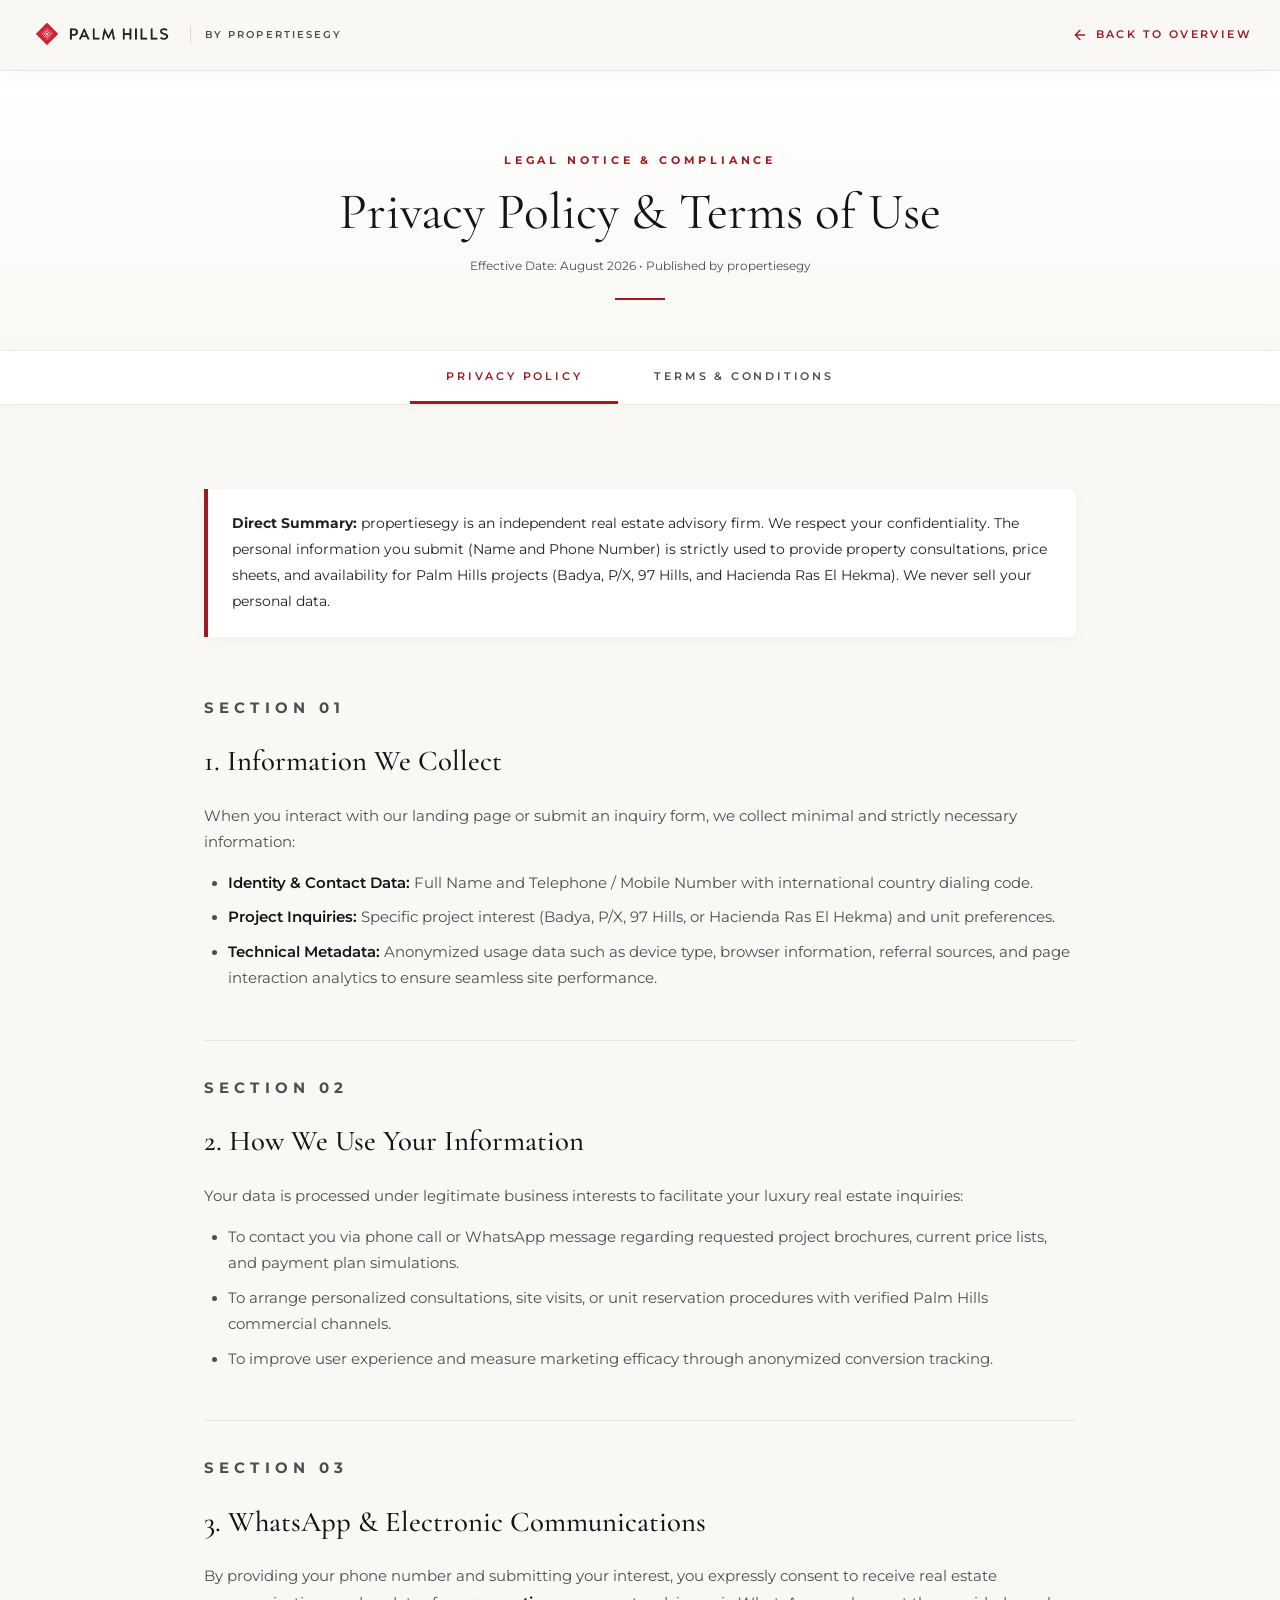
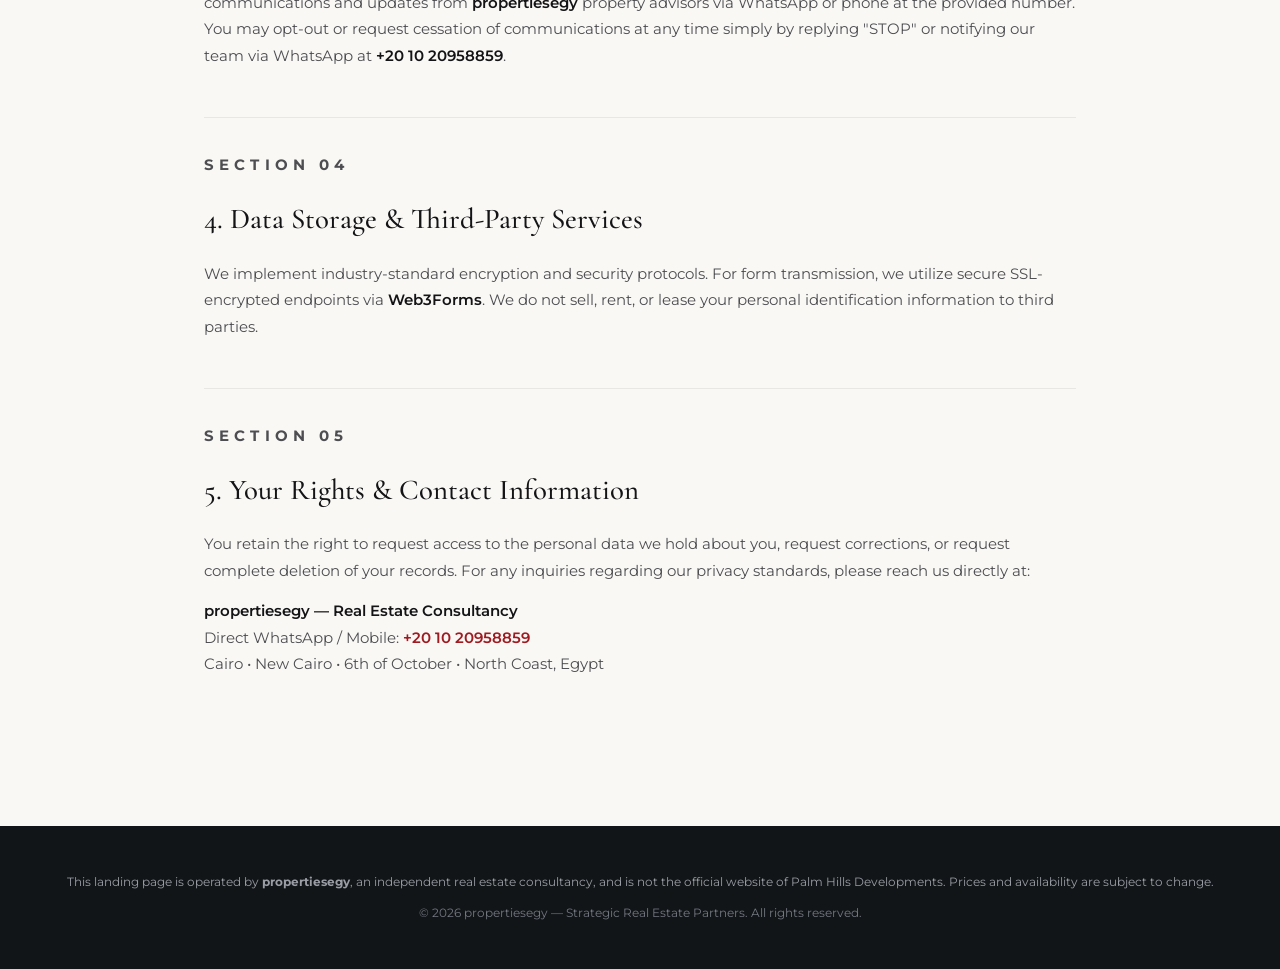
<file: legal.html>
<!DOCTYPE html>
<html lang="en">
<head>
  <meta charset="UTF-8" />
  <meta name="viewport" content="width=device-width, initial-scale=1.0" />
  <title>Terms &amp; Conditions | Privacy Policy — propertiesegy</title>
  <meta name="author" content="propertiesegy" />
  <meta name="description" content="Terms and Conditions and Privacy Policy for propertiesegy — Palm Hills Developments real estate consultancy landing page." />
  <link rel="icon" href="assets/images/favicon.svg" type="image/svg+xml" />

  <!-- Google Fonts -->
  <link rel="preconnect" href="https://fonts.googleapis.com" />
  <link rel="preconnect" href="https://fonts.gstatic.com" crossorigin="anonymous" />
  <link href="https://fonts.googleapis.com/css2?family=Cormorant+Garamond:ital,wght@0,300;0,400;0,600;1,400&family=Montserrat:wght@300;400;500;600;700&display=swap" rel="stylesheet" />

  <!-- Google tag (gtag.js) -->
  <script async src="https://www.googletagmanager.com/gtag/js?id=AW-299139259"></script>
  <script>
    window.dataLayer = window.dataLayer || [];
    function gtag(){dataLayer.push(arguments);}
    gtag('js', new Date());
    gtag('config', 'AW-299139259');
  </script>

  <style>
    :root {
      --bg:          #FAF8F5;
      --surface:     #FFFFFF;
      --card:        #FFFFFF;
      --crimson:     #9E1B21;
      --crimson-dim: #7D151A;
      --gold:        #C5A880;
      --gold-dim:    #A3835B;
      --border:      rgba(158, 27, 33, 0.15);
      --border-subtle: rgba(0, 0, 0, 0.07);
      --fg:          #141416;
      --muted:       #4E4E52;
      --max-w:       920px;
    }
    *, *::before, *::after { box-sizing: border-box; margin: 0; padding: 0; }
    html { scroll-behavior: smooth; }
    body {
      font-family: 'Montserrat', system-ui, sans-serif;
      background: var(--bg);
      color: var(--fg);
      line-height: 1.8;
      font-weight: 400;
      -webkit-font-smoothing: antialiased;
    }
    a { color: inherit; text-decoration: none; }
    img { display: block; max-width: 100%; }

    /* TOP BAR */
    .top-bar {
      position: sticky; top: 0; z-index: 100;
      background: rgba(250, 248, 245, 0.96);
      backdrop-filter: blur(16px);
      border-bottom: 1px solid var(--border-subtle);
      padding: 16px 28px;
      display: flex; align-items: center; justify-content: space-between;
      box-shadow: 0 4px 20px rgba(0,0,0,0.03);
    }
    .brand-wrap {
      display: flex; align-items: center; gap: 14px;
    }
    .brand-logo { height: 38px; width: auto; }
    .brand-badge {
      font-size: 0.65rem;
      letter-spacing: 0.2em;
      text-transform: uppercase;
      font-weight: 600;
      color: var(--muted);
      border-left: 1px solid var(--border);
      padding-left: 14px;
    }
    .back-link {
      display: inline-flex; align-items: center; gap: 8px;
      font-size: .68rem; letter-spacing: .22em; text-transform: uppercase;
      color: var(--crimson); font-weight: 600;
      transition: gap .25s ease, color .25s ease;
    }
    .back-link:hover { gap: 12px; color: var(--fg); }
    .back-link svg { width: 16px; height: 16px; }

    /* HERO STRIP */
    .legal-hero {
      background: linear-gradient(180deg, #FFFFFF 0%, var(--bg) 100%);
      padding: 80px 24px 50px;
      text-align: center;
      border-bottom: 1px solid var(--border-subtle);
    }
    .legal-hero-eyebrow {
      font-size: .68rem; letter-spacing: .35em; text-transform: uppercase;
      color: var(--crimson); font-weight: 700;
    }
    .legal-hero h1 {
      font-family: 'Cormorant Garamond', Georgia, serif;
      font-size: clamp(2.2rem, 4vw, 3.4rem);
      font-weight: 400; margin-top: 12px; line-height: 1.15;
      color: var(--fg);
    }
    .legal-hero .updated {
      margin-top: 14px; font-size: .78rem; color: var(--muted);
    }
    .crimson-line { width: 50px; height: 2px; background: var(--crimson); margin: 20px auto 0; }

    /* TAB NAVIGATION */
    .tab-nav {
      display: flex; justify-content: center; gap: 0;
      border-bottom: 1px solid var(--border-subtle);
      background: var(--surface);
      position: sticky; top: 70px; z-index: 50;
      box-shadow: 0 4px 15px rgba(0,0,0,0.02);
    }
    .tab-btn {
      padding: 18px 36px;
      font-family: 'Montserrat', sans-serif;
      font-size: .7rem; letter-spacing: .25em; text-transform: uppercase;
      font-weight: 600; color: var(--muted); cursor: pointer;
      background: transparent; border: none;
      border-bottom: 3px solid transparent;
      transition: color .25s, border-color .25s;
    }
    .tab-btn.active { color: var(--crimson); border-bottom-color: var(--crimson); }
    .tab-btn:hover { color: var(--fg); }

    /* CONTENT BODY */
    .legal-body {
      max-width: var(--max-w);
      margin: 0 auto;
      padding: 60px 24px 100px;
    }
    .tab-panel { display: none; }
    .tab-panel.active { display: block; animation: fadeIn .3s ease; }
    @keyframes fadeIn {
      from { opacity: 0; transform: translateY(6px); }
      to { opacity: 1; transform: translateY(0); }
    }

    .legal-section {
      padding: 34px 0;
      border-bottom: 1px solid var(--border-subtle);
    }
    .legal-section:last-child { border-bottom: none; }

    .section-num {
      font-size: .65rem; letter-spacing: .35em; text-transform: uppercase;
      color: var(--crimson); font-weight: 700; margin-bottom: 8px;
    }
    .legal-section h2 {
      font-family: 'Cormorant Garamond', Georgia, serif;
      font-size: 1.8rem; font-weight: 500;
      color: var(--fg); margin-bottom: 16px;
    }
    .legal-section p, .legal-section ul {
      color: var(--muted); font-size: .92rem; margin-bottom: 14px;
    }
    .legal-section ul { padding-left: 24px; }
    .legal-section li { margin-bottom: 8px; }
    .legal-section strong { color: var(--fg); font-weight: 600; }

    .callout-box {
      background: #FFFFFF;
      border-left: 4px solid var(--crimson);
      padding: 22px 24px;
      margin: 24px 0;
      border-radius: 0 8px 8px 0;
      box-shadow: 0 4px 16px rgba(0,0,0,0.03);
    }
    .callout-box p { margin-bottom: 0; font-size: .9rem; color: #222; }

    /* FOOTER */
    footer {
      background: #121518;
      color: #9A9DA4;
      padding: 45px 24px;
      text-align: center;
      font-size: .78rem;
    }
    footer a { color: #D4AF67; }
    footer a:hover { text-decoration: underline; }
    .footer-copy { margin-top: 10px; font-size: .72rem; color: #737780; }
  </style>
</head>
<body>

  <!-- TOP BAR -->
  <header class="top-bar">
    <div class="brand-wrap">
      <img src="assets/images/palm-hills-logo.png" alt="Palm Hills Developments" class="brand-logo" />
      <span class="brand-badge">By propertiesegy</span>
    </div>
    <a href="index.html" class="back-link">
      <svg viewBox="0 0 24 24" fill="none" stroke="currentColor" stroke-width="2" stroke-linecap="round" stroke-linejoin="round">
        <path d="M19 12H5M12 19l-7-7 7-7"/>
      </svg>
      <span>Back to Overview</span>
    </a>
  </header>

  <!-- HERO STRIP -->
  <section class="legal-hero">
    <p class="legal-hero-eyebrow">Legal Notice &amp; Compliance</p>
    <h1>Privacy Policy &amp; Terms of Use</h1>
    <p class="updated">Effective Date: August 2026 &bull; Published by propertiesegy</p>
    <div class="crimson-line"></div>
  </section>

  <!-- TAB NAVIGATION -->
  <nav class="tab-nav" aria-label="Legal Tabs">
    <button class="tab-btn active" id="tab-btn-privacy" onclick="switchTab('privacy')">Privacy Policy</button>
    <button class="tab-btn" id="tab-btn-terms" onclick="switchTab('terms')">Terms &amp; Conditions</button>
  </nav>

  <!-- CONTENT -->
  <main class="legal-body">

    <!-- TAB 1: PRIVACY POLICY -->
    <div class="tab-panel active" id="panel-privacy">
      
      <div class="callout-box">
        <p><strong>Direct Summary:</strong> propertiesegy is an independent real estate advisory firm. We respect your confidentiality. The personal information you submit (Name and Phone Number) is strictly used to provide property consultations, price sheets, and availability for Palm Hills projects (Badya, P/X, 97 Hills, and Hacienda Ras El Hekma). We never sell your personal data.</p>
      </div>

      <section class="legal-section">
        <p class="section-num">Section 01</p>
        <h2>1. Information We Collect</h2>
        <p>When you interact with our landing page or submit an inquiry form, we collect minimal and strictly necessary information:</p>
        <ul>
          <li><strong>Identity &amp; Contact Data:</strong> Full Name and Telephone / Mobile Number with international country dialing code.</li>
          <li><strong>Project Inquiries:</strong> Specific project interest (Badya, P/X, 97 Hills, or Hacienda Ras El Hekma) and unit preferences.</li>
          <li><strong>Technical Metadata:</strong> Anonymized usage data such as device type, browser information, referral sources, and page interaction analytics to ensure seamless site performance.</li>
        </ul>
      </section>

      <section class="legal-section">
        <p class="section-num">Section 02</p>
        <h2>2. How We Use Your Information</h2>
        <p>Your data is processed under legitimate business interests to facilitate your luxury real estate inquiries:</p>
        <ul>
          <li>To contact you via phone call or WhatsApp message regarding requested project brochures, current price lists, and payment plan simulations.</li>
          <li>To arrange personalized consultations, site visits, or unit reservation procedures with verified Palm Hills commercial channels.</li>
          <li>To improve user experience and measure marketing efficacy through anonymized conversion tracking.</li>
        </ul>
      </section>

      <section class="legal-section">
        <p class="section-num">Section 03</p>
        <h2>3. WhatsApp &amp; Electronic Communications</h2>
        <p>By providing your phone number and submitting your interest, you expressly consent to receive real estate communications and updates from <strong>propertiesegy</strong> property advisors via WhatsApp or phone at the provided number. You may opt-out or request cessation of communications at any time simply by replying "STOP" or notifying our team via WhatsApp at <strong>+20 10 20958859</strong>.</p>
      </section>

      <section class="legal-section">
        <p class="section-num">Section 04</p>
        <h2>4. Data Storage &amp; Third-Party Services</h2>
        <p>We implement industry-standard encryption and security protocols. For form transmission, we utilize secure SSL-encrypted endpoints via <strong>Web3Forms</strong>. We do not sell, rent, or lease your personal identification information to third parties.</p>
      </section>

      <section class="legal-section">
        <p class="section-num">Section 05</p>
        <h2>5. Your Rights &amp; Contact Information</h2>
        <p>You retain the right to request access to the personal data we hold about you, request corrections, or request complete deletion of your records. For any inquiries regarding our privacy standards, please reach us directly at:</p>
        <p><strong>propertiesegy &mdash; Real Estate Consultancy</strong><br>
        Direct WhatsApp / Mobile: <a href="https://wa.me/201020958859" style="color: var(--crimson); font-weight: 600;">+20 10 20958859</a><br>
        Cairo &bull; New Cairo &bull; 6th of October &bull; North Coast, Egypt</p>
      </section>

    </div>

    <!-- TAB 2: TERMS & CONDITIONS -->
    <div class="tab-panel" id="panel-terms">

      <div class="callout-box">
        <p><strong>Important Agency Notice:</strong> This landing page is operated by <strong>propertiesegy</strong>, an independent luxury real estate consultancy. It is not the official corporate website of Palm Hills Developments SAE. All trademarks, project names, and architectural concepts remain the intellectual property of their respective owners.</p>
      </div>

      <section class="legal-section">
        <p class="section-num">Section 01</p>
        <h2>1. Independent Brokerage Status</h2>
        <p><strong>propertiesegy</strong> operates as an independent, certified property consultancy facilitating advisory, sales brokerage, and client assistance for premier Egyptian real estate developments. We act as an authorized intermediary presenting verified developer inventory.</p>
      </section>

      <section class="legal-section">
        <p class="section-num">Section 02</p>
        <h2>2. Pricing &amp; Availability Subject to Change</h2>
        <p>All prices, payment terms (including down payment percentages, installment tenures, and promotional "Value By Years" offers), delivery timelines, and unit availability featured on this landing page are derived from developer fact sheets (August 2026 release) and are subject to immediate alteration, withdrawal, or revision by the master developer without prior notice.</p>
        <p>Written proposals, formal price quotations, and final contracts issued upon reservation shall govern all property transactions.</p>
      </section>

      <section class="legal-section">
        <p class="section-num">Section 03</p>
        <h2>3. Visuals &amp; Architectural Renderings</h2>
        <p>Photographs, architectural renderings, masterplans, and computer-generated visualizations shown across this website are for illustrative and artistic representation purposes only. Actual delivered units, landscaping, and finishings may vary in accordance with final developer engineering execution.</p>
      </section>

      <section class="legal-section">
        <p class="section-num">Section 04</p>
        <h2>4. Disclaimer of Liability</h2>
        <p>propertiesegy strives to maintain accurate and up-to-date project information. However, propertiesegy makes no express or implied warranties regarding the completeness or timeliness of master developer schedules, construction milestones, or pricing data. Inquirers are encouraged to verify all contract specifications with our advisors prior to financial commitment.</p>
      </section>

      <section class="legal-section">
        <p class="section-num">Section 05</p>
        <h2>5. Governing Law</h2>
        <p>These terms and conditions are governed by and construed in accordance with the laws of the Arab Republic of Egypt. Any legal proceedings arising from site usage shall fall under the jurisdiction of Egyptian courts.</p>
      </section>

    </div>

  </main>

  <!-- FOOTER -->
  <footer>
    <p>This landing page is operated by <strong>propertiesegy</strong>, an independent real estate consultancy, and is not the official website of Palm Hills Developments. Prices and availability are subject to change.</p>
    <p class="footer-copy">&copy; <span id="yearVal">2026</span> propertiesegy &mdash; Strategic Real Estate Partners. All rights reserved.</p>
  </footer>

  <script>
    function switchTab(tab) {
      const privacyBtn = document.getElementById('tab-btn-privacy');
      const termsBtn   = document.getElementById('tab-btn-terms');
      const privacyPan = document.getElementById('panel-privacy');
      const termsPan   = document.getElementById('panel-terms');

      if (tab === 'privacy') {
        privacyBtn.classList.add('active');
        termsBtn.classList.remove('active');
        privacyPan.classList.add('active');
        termsPan.classList.remove('active');
        window.history.replaceState(null, null, '#privacy');
      } else {
        termsBtn.classList.add('active');
        privacyBtn.classList.remove('active');
        termsPan.classList.add('active');
        privacyPan.classList.remove('active');
        window.history.replaceState(null, null, '#terms');
      }
    }

    // Auto-select tab on URL hash load
    window.addEventListener('DOMContentLoaded', () => {
      const hash = window.location.hash.toLowerCase();
      if (hash.includes('terms')) {
        switchTab('terms');
      } else {
        switchTab('privacy');
      }
      document.getElementById('yearVal').textContent = new Date().getFullYear();
    });
  </script>
</body>
</html>
</file>
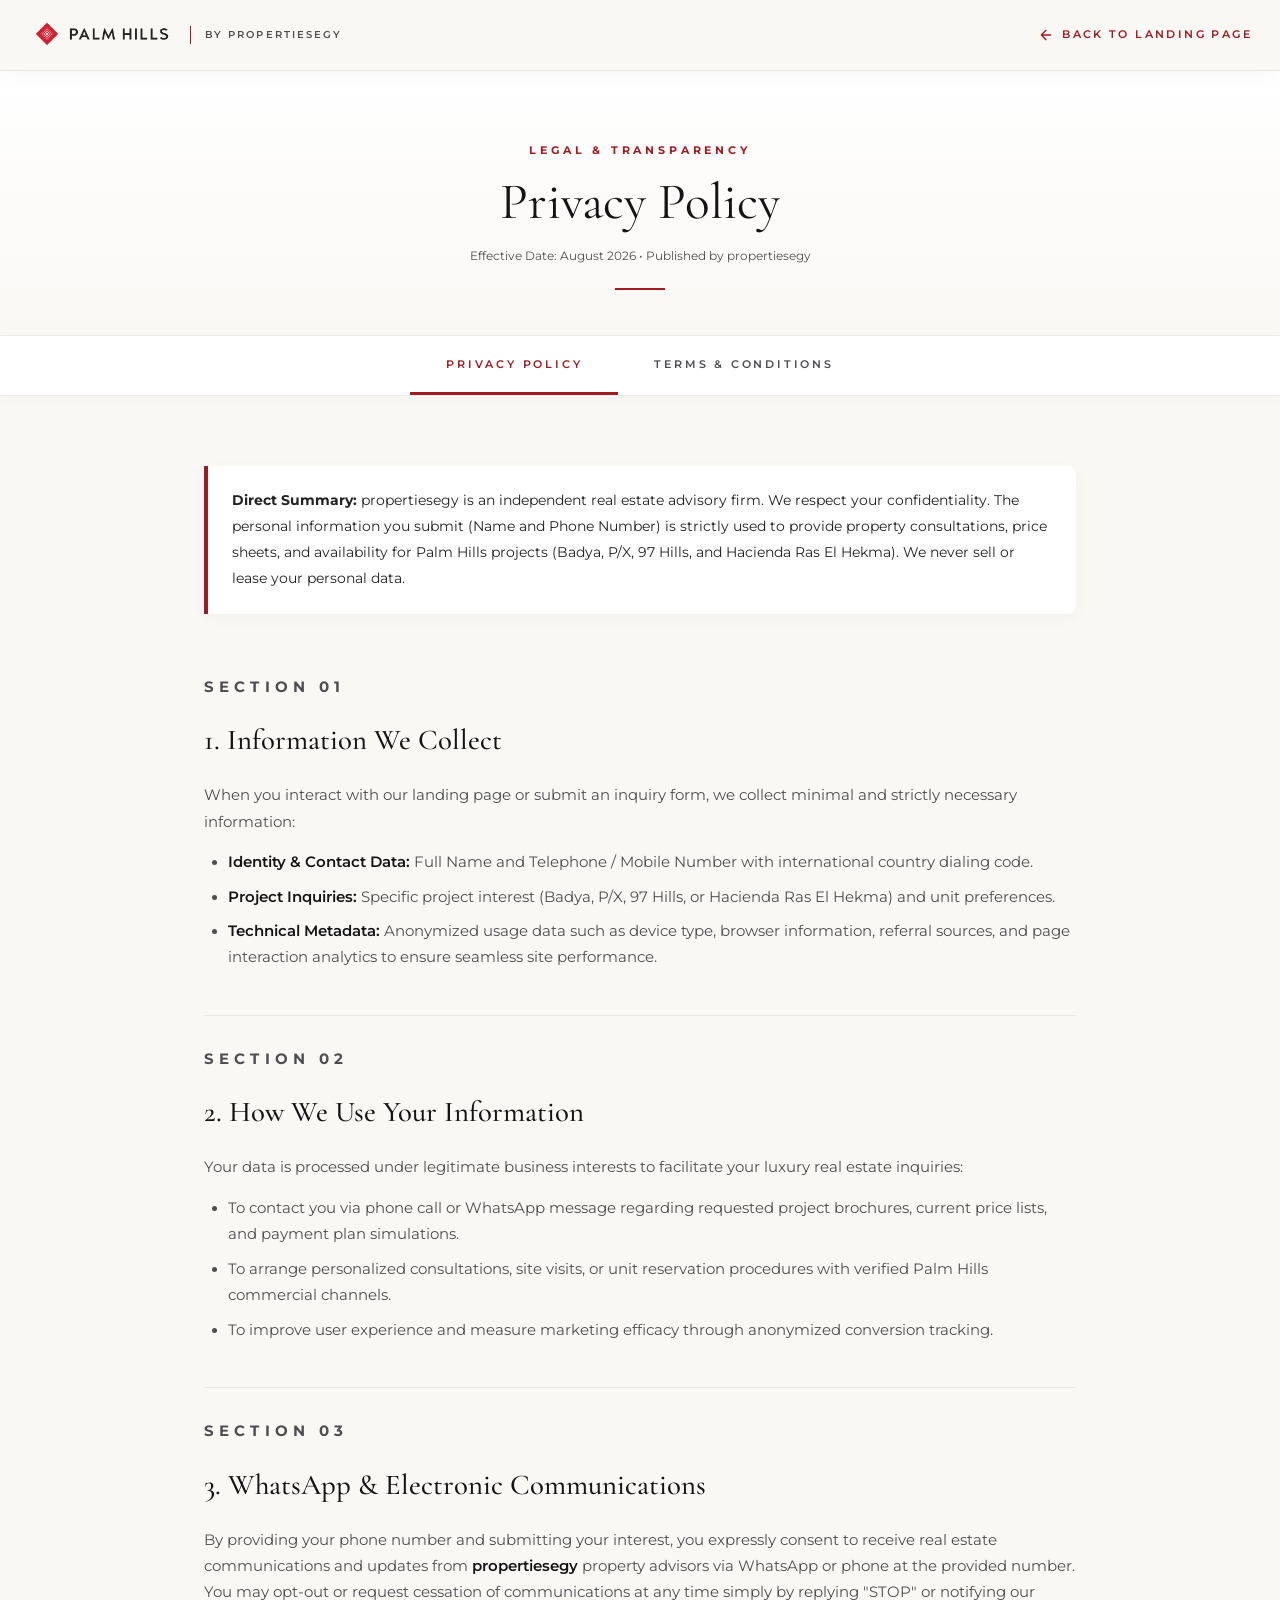
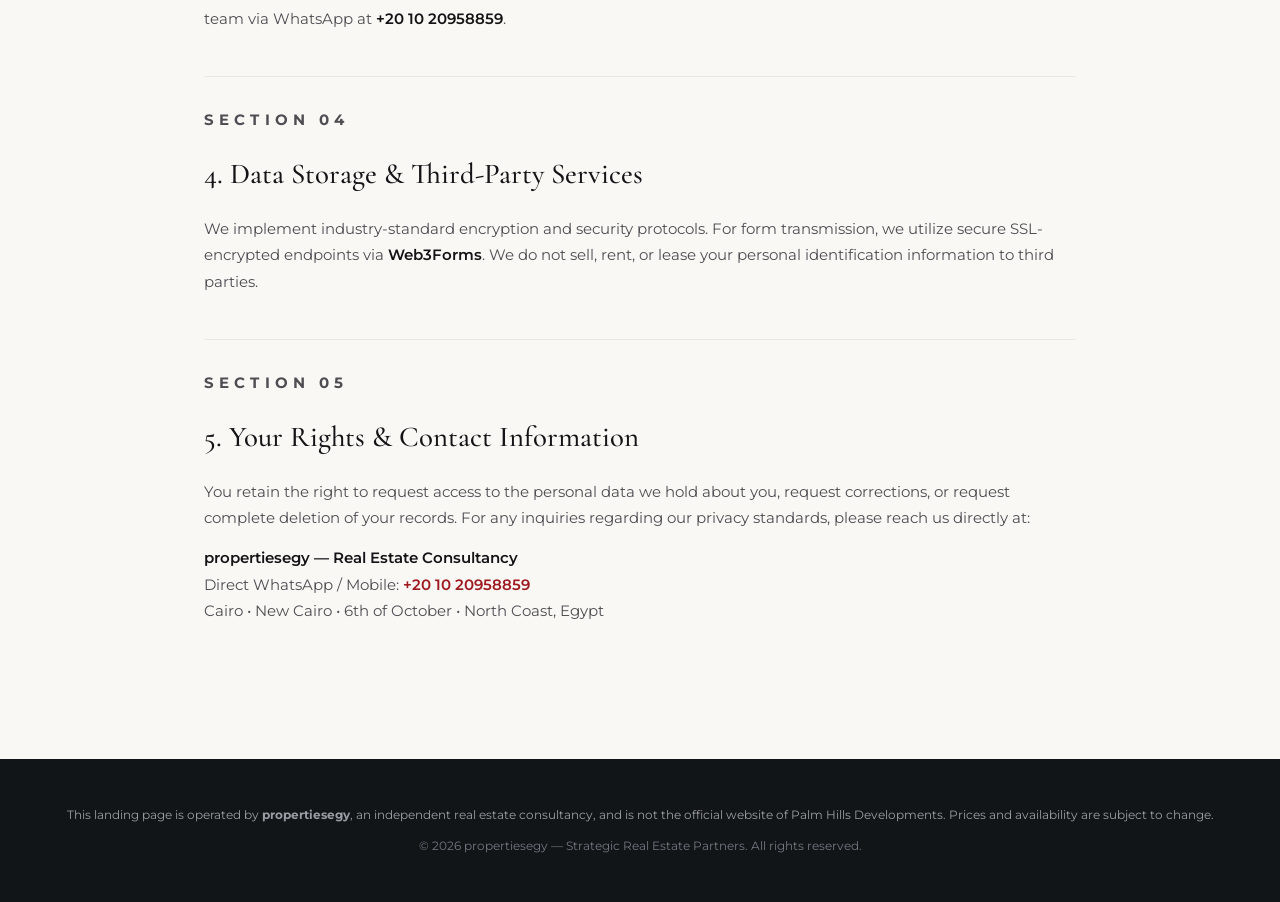
<file: privacy.html>
<!DOCTYPE html>
<html lang="en">
<head>
  <meta charset="UTF-8" />
  <meta name="viewport" content="width=device-width, initial-scale=1.0" />
  <title>Privacy Policy — propertiesegy (Palm Hills Consultancy)</title>
  <meta name="author" content="propertiesegy" />
  <meta name="description" content="Privacy Policy for propertiesegy — Palm Hills Developments real estate consultancy landing page." />
  <link rel="icon" href="assets/images/favicon.svg" type="image/svg+xml" />

  <!-- Google Fonts -->
  <link rel="preconnect" href="https://fonts.googleapis.com" />
  <link rel="preconnect" href="https://fonts.gstatic.com" crossorigin="anonymous" />
  <link href="https://fonts.googleapis.com/css2?family=Cormorant+Garamond:ital,wght@0,300;0,400;0,600;1,400&family=Montserrat:wght@300;400;500;600;700&display=swap" rel="stylesheet" />

  <!-- Google tag (gtag.js) -->
  <script async src="https://www.googletagmanager.com/gtag/js?id=AW-299139259"></script>
  <script>
    window.dataLayer = window.dataLayer || [];
    function gtag(){dataLayer.push(arguments);}
    gtag('js', new Date());
    gtag('config', 'AW-299139259');
  </script>

  <style>
    :root {
      --bg:          #FAF8F5;
      --surface:     #FFFFFF;
      --crimson:     #9E1B21;
      --gold:        #C5A880;
      --border-subtle: rgba(0, 0, 0, 0.07);
      --fg:          #141416;
      --muted:       #4E4E52;
      --max-w:       920px;
    }
    *, *::before, *::after { box-sizing: border-box; margin: 0; padding: 0; }
    html { scroll-behavior: smooth; }
    body {
      font-family: 'Montserrat', system-ui, sans-serif;
      background: var(--bg);
      color: var(--fg);
      line-height: 1.8;
      font-weight: 400;
      -webkit-font-smoothing: antialiased;
    }
    a { color: inherit; text-decoration: none; }
    img { display: block; max-width: 100%; }

    /* TOP BAR */
    .top-bar {
      position: sticky; top: 0; z-index: 100;
      background: rgba(250, 248, 245, 0.96);
      backdrop-filter: blur(16px);
      border-bottom: 1px solid var(--border-subtle);
      padding: 16px 28px;
      display: flex; align-items: center; justify-content: space-between;
      box-shadow: 0 4px 20px rgba(0,0,0,0.03);
    }
    .brand-wrap { display: flex; align-items: center; gap: 14px; }
    .brand-logo { height: 38px; width: auto; }
    .brand-badge {
      font-size: 0.65rem; letter-spacing: 0.2em; text-transform: uppercase;
      font-weight: 600; color: var(--muted); border-left: 1px solid var(--crimson);
      padding-left: 14px;
    }
    .back-link {
      display: inline-flex; align-items: center; gap: 8px;
      font-size: .68rem; letter-spacing: .22em; text-transform: uppercase;
      color: var(--crimson); font-weight: 600;
      transition: gap .25s ease, color .25s ease;
    }
    .back-link:hover { gap: 12px; color: var(--fg); }
    .back-link svg { width: 16px; height: 16px; }

    /* HERO STRIP */
    .legal-hero {
      background: linear-gradient(180deg, #FFFFFF 0%, var(--bg) 100%);
      padding: 70px 24px 45px;
      text-align: center;
      border-bottom: 1px solid var(--border-subtle);
    }
    .legal-hero-eyebrow {
      font-size: .68rem; letter-spacing: .35em; text-transform: uppercase;
      color: var(--crimson); font-weight: 700;
    }
    .legal-hero h1 {
      font-family: 'Cormorant Garamond', Georgia, serif;
      font-size: clamp(2.2rem, 4vw, 3.4rem);
      font-weight: 400; margin-top: 12px; line-height: 1.15;
    }
    .legal-hero .updated { margin-top: 14px; font-size: .78rem; color: var(--muted); }
    .crimson-line { width: 50px; height: 2px; background: var(--crimson); margin: 20px auto 0; }

    /* TAB NAV */
    .tab-nav {
      display: flex; justify-content: center; gap: 0;
      border-bottom: 1px solid var(--border-subtle);
      background: var(--surface);
      position: sticky; top: 70px; z-index: 50;
      box-shadow: 0 4px 15px rgba(0,0,0,0.02);
    }
    .tab-btn {
      padding: 18px 36px;
      font-family: 'Montserrat', sans-serif;
      font-size: .7rem; letter-spacing: .25em; text-transform: uppercase;
      font-weight: 600; color: var(--muted); cursor: pointer;
      display: inline-block;
      border-bottom: 3px solid transparent;
      transition: color .25s, border-color .25s;
    }
    .tab-btn.active { color: var(--crimson); border-bottom-color: var(--crimson); }
    .tab-btn:hover { color: var(--fg); }

    /* BODY */
    .legal-body {
      max-width: var(--max-w);
      margin: 0 auto;
      padding: 50px 24px 90px;
    }
    .legal-section {
      padding: 30px 0;
      border-bottom: 1px solid var(--border-subtle);
    }
    .legal-section:last-child { border-bottom: none; }
    .section-num {
      font-size: .65rem; letter-spacing: .35em; text-transform: uppercase;
      color: var(--crimson); font-weight: 700; margin-bottom: 8px;
    }
    .legal-section h2 {
      font-family: 'Cormorant Garamond', Georgia, serif;
      font-size: 1.8rem; font-weight: 500; margin-bottom: 16px;
    }
    .legal-section p, .legal-section ul {
      color: var(--muted); font-size: .92rem; margin-bottom: 14px;
    }
    .legal-section ul { padding-left: 24px; }
    .legal-section li { margin-bottom: 8px; }
    .legal-section strong { color: var(--fg); font-weight: 600; }

    .callout-box {
      background: #FFFFFF;
      border-left: 4px solid var(--crimson);
      padding: 22px 24px;
      margin: 20px 0 30px;
      border-radius: 0 8px 8px 0;
      box-shadow: 0 4px 16px rgba(0,0,0,0.03);
    }
    .callout-box p { margin-bottom: 0; font-size: .9rem; color: #222; }

    /* FOOTER */
    footer {
      background: #121518;
      color: #9A9DA4;
      padding: 45px 24px;
      text-align: center;
      font-size: .78rem;
    }
    footer a { color: var(--gold); }
    .footer-copy { margin-top: 10px; font-size: .72rem; color: #737780; }
  </style>
</head>
<body>

  <header class="top-bar">
    <div class="brand-wrap">
      <a href="index.html">
        <img src="assets/images/palm-hills-logo.png" alt="Palm Hills Developments" class="brand-logo" />
      </a>
      <span class="brand-badge">By propertiesegy</span>
    </div>
    <a href="index.html" class="back-link">
      <svg viewBox="0 0 24 24" fill="none" stroke="currentColor" stroke-width="2" stroke-linecap="round" stroke-linejoin="round">
        <path d="M19 12H5M12 19l-7-7 7-7"/>
      </svg>
      <span>Back to Landing Page</span>
    </a>
  </header>

  <section class="legal-hero">
    <p class="legal-hero-eyebrow">Legal &amp; Transparency</p>
    <h1>Privacy Policy</h1>
    <p class="updated">Effective Date: August 2026 &bull; Published by propertiesegy</p>
    <div class="crimson-line"></div>
  </section>

  <nav class="tab-nav" aria-label="Legal Tabs">
    <a href="privacy.html" class="tab-btn active">Privacy Policy</a>
    <a href="terms.html" class="tab-btn">Terms &amp; Conditions</a>
  </nav>

  <main class="legal-body">

    <div class="callout-box">
      <p><strong>Direct Summary:</strong> propertiesegy is an independent real estate advisory firm. We respect your confidentiality. The personal information you submit (Name and Phone Number) is strictly used to provide property consultations, price sheets, and availability for Palm Hills projects (Badya, P/X, 97 Hills, and Hacienda Ras El Hekma). We never sell or lease your personal data.</p>
    </div>

    <section class="legal-section">
      <p class="section-num">Section 01</p>
      <h2>1. Information We Collect</h2>
      <p>When you interact with our landing page or submit an inquiry form, we collect minimal and strictly necessary information:</p>
      <ul>
        <li><strong>Identity &amp; Contact Data:</strong> Full Name and Telephone / Mobile Number with international country dialing code.</li>
        <li><strong>Project Inquiries:</strong> Specific project interest (Badya, P/X, 97 Hills, or Hacienda Ras El Hekma) and unit preferences.</li>
        <li><strong>Technical Metadata:</strong> Anonymized usage data such as device type, browser information, referral sources, and page interaction analytics to ensure seamless site performance.</li>
      </ul>
    </section>

    <section class="legal-section">
      <p class="section-num">Section 02</p>
      <h2>2. How We Use Your Information</h2>
      <p>Your data is processed under legitimate business interests to facilitate your luxury real estate inquiries:</p>
      <ul>
        <li>To contact you via phone call or WhatsApp message regarding requested project brochures, current price lists, and payment plan simulations.</li>
        <li>To arrange personalized consultations, site visits, or unit reservation procedures with verified Palm Hills commercial channels.</li>
        <li>To improve user experience and measure marketing efficacy through anonymized conversion tracking.</li>
      </ul>
    </section>

    <section class="legal-section">
      <p class="section-num">Section 03</p>
      <h2>3. WhatsApp &amp; Electronic Communications</h2>
      <p>By providing your phone number and submitting your interest, you expressly consent to receive real estate communications and updates from <strong>propertiesegy</strong> property advisors via WhatsApp or phone at the provided number. You may opt-out or request cessation of communications at any time simply by replying "STOP" or notifying our team via WhatsApp at <strong>+20 10 20958859</strong>.</p>
    </section>

    <section class="legal-section">
      <p class="section-num">Section 04</p>
      <h2>4. Data Storage &amp; Third-Party Services</h2>
      <p>We implement industry-standard encryption and security protocols. For form transmission, we utilize secure SSL-encrypted endpoints via <strong>Web3Forms</strong>. We do not sell, rent, or lease your personal identification information to third parties.</p>
    </section>

    <section class="legal-section">
      <p class="section-num">Section 05</p>
      <h2>5. Your Rights &amp; Contact Information</h2>
      <p>You retain the right to request access to the personal data we hold about you, request corrections, or request complete deletion of your records. For any inquiries regarding our privacy standards, please reach us directly at:</p>
      <p><strong>propertiesegy &mdash; Real Estate Consultancy</strong><br>
      Direct WhatsApp / Mobile: <a href="https://wa.me/201020958859" style="color: var(--crimson); font-weight: 600;">+20 10 20958859</a><br>
      Cairo &bull; New Cairo &bull; 6th of October &bull; North Coast, Egypt</p>
    </section>

  </main>

  <footer>
    <p>This landing page is operated by <strong>propertiesegy</strong>, an independent real estate consultancy, and is not the official website of Palm Hills Developments. Prices and availability are subject to change.</p>
    <p class="footer-copy">&copy; <span id="yearVal">2026</span> propertiesegy &mdash; Strategic Real Estate Partners. All rights reserved.</p>
  </footer>

  <script>
    document.getElementById('yearVal').textContent = new Date().getFullYear();
  </script>
</body>
</html>
</file>
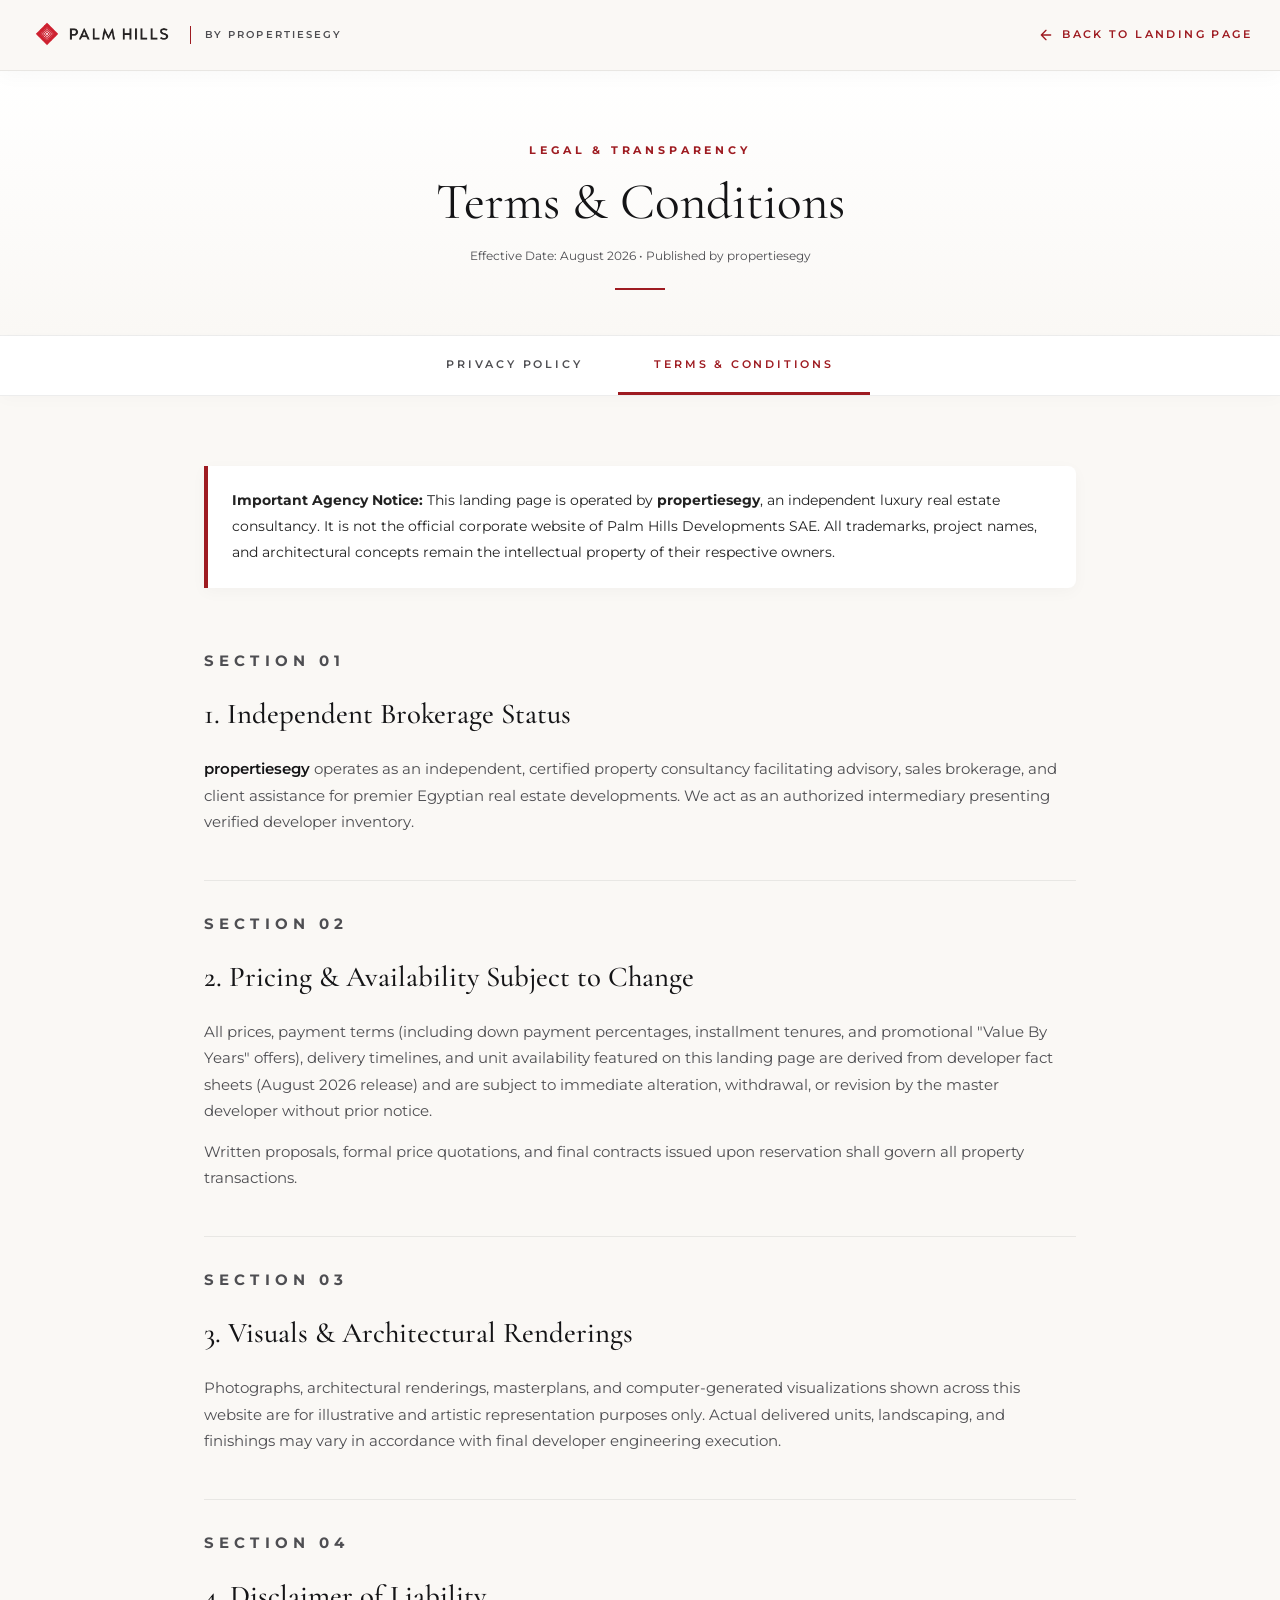
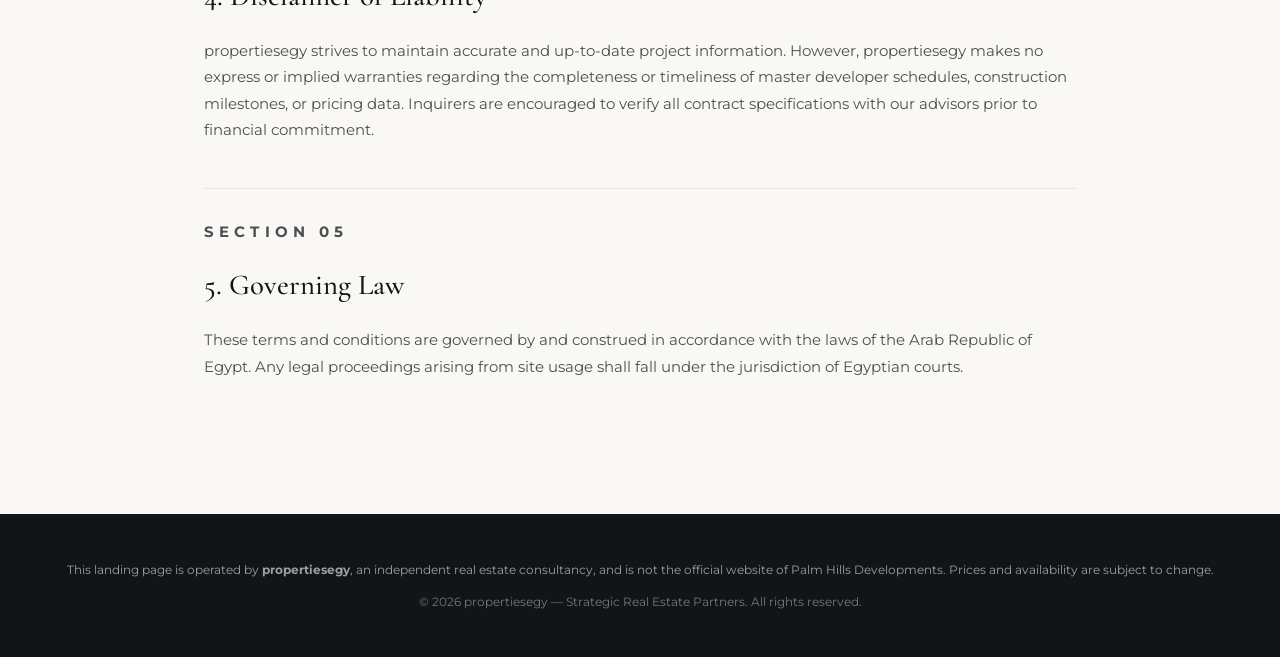
<file: terms.html>
<!DOCTYPE html>
<html lang="en">
<head>
  <meta charset="UTF-8" />
  <meta name="viewport" content="width=device-width, initial-scale=1.0" />
  <title>Terms &amp; Conditions — propertiesegy (Palm Hills Consultancy)</title>
  <meta name="author" content="propertiesegy" />
  <meta name="description" content="Terms and Conditions for propertiesegy — Palm Hills Developments real estate consultancy landing page." />
  <link rel="icon" href="assets/images/favicon.svg" type="image/svg+xml" />

  <!-- Google Fonts -->
  <link rel="preconnect" href="https://fonts.googleapis.com" />
  <link rel="preconnect" href="https://fonts.gstatic.com" crossorigin="anonymous" />
  <link href="https://fonts.googleapis.com/css2?family=Cormorant+Garamond:ital,wght@0,300;0,400;0,600;1,400&family=Montserrat:wght@300;400;500;600;700&display=swap" rel="stylesheet" />

  <!-- Google tag (gtag.js) -->
  <script async src="https://www.googletagmanager.com/gtag/js?id=AW-299139259"></script>
  <script>
    window.dataLayer = window.dataLayer || [];
    function gtag(){dataLayer.push(arguments);}
    gtag('js', new Date());
    gtag('config', 'AW-299139259');
  </script>

  <style>
    :root {
      --bg:          #FAF8F5;
      --surface:     #FFFFFF;
      --crimson:     #9E1B21;
      --gold:        #C5A880;
      --border-subtle: rgba(0, 0, 0, 0.07);
      --fg:          #141416;
      --muted:       #4E4E52;
      --max-w:       920px;
    }
    *, *::before, *::after { box-sizing: border-box; margin: 0; padding: 0; }
    html { scroll-behavior: smooth; }
    body {
      font-family: 'Montserrat', system-ui, sans-serif;
      background: var(--bg);
      color: var(--fg);
      line-height: 1.8;
      font-weight: 400;
      -webkit-font-smoothing: antialiased;
    }
    a { color: inherit; text-decoration: none; }
    img { display: block; max-width: 100%; }

    /* TOP BAR */
    .top-bar {
      position: sticky; top: 0; z-index: 100;
      background: rgba(250, 248, 245, 0.96);
      backdrop-filter: blur(16px);
      border-bottom: 1px solid var(--border-subtle);
      padding: 16px 28px;
      display: flex; align-items: center; justify-content: space-between;
      box-shadow: 0 4px 20px rgba(0,0,0,0.03);
    }
    .brand-wrap { display: flex; align-items: center; gap: 14px; }
    .brand-logo { height: 38px; width: auto; }
    .brand-badge {
      font-size: 0.65rem; letter-spacing: 0.2em; text-transform: uppercase;
      font-weight: 600; color: var(--muted); border-left: 1px solid var(--crimson);
      padding-left: 14px;
    }
    .back-link {
      display: inline-flex; align-items: center; gap: 8px;
      font-size: .68rem; letter-spacing: .22em; text-transform: uppercase;
      color: var(--crimson); font-weight: 600;
      transition: gap .25s ease, color .25s ease;
    }
    .back-link:hover { gap: 12px; color: var(--fg); }
    .back-link svg { width: 16px; height: 16px; }

    /* HERO STRIP */
    .legal-hero {
      background: linear-gradient(180deg, #FFFFFF 0%, var(--bg) 100%);
      padding: 70px 24px 45px;
      text-align: center;
      border-bottom: 1px solid var(--border-subtle);
    }
    .legal-hero-eyebrow {
      font-size: .68rem; letter-spacing: .35em; text-transform: uppercase;
      color: var(--crimson); font-weight: 700;
    }
    .legal-hero h1 {
      font-family: 'Cormorant Garamond', Georgia, serif;
      font-size: clamp(2.2rem, 4vw, 3.4rem);
      font-weight: 400; margin-top: 12px; line-height: 1.15;
    }
    .legal-hero .updated { margin-top: 14px; font-size: .78rem; color: var(--muted); }
    .crimson-line { width: 50px; height: 2px; background: var(--crimson); margin: 20px auto 0; }

    /* TAB NAV */
    .tab-nav {
      display: flex; justify-content: center; gap: 0;
      border-bottom: 1px solid var(--border-subtle);
      background: var(--surface);
      position: sticky; top: 70px; z-index: 50;
      box-shadow: 0 4px 15px rgba(0,0,0,0.02);
    }
    .tab-btn {
      padding: 18px 36px;
      font-family: 'Montserrat', sans-serif;
      font-size: .7rem; letter-spacing: .25em; text-transform: uppercase;
      font-weight: 600; color: var(--muted); cursor: pointer;
      display: inline-block;
      border-bottom: 3px solid transparent;
      transition: color .25s, border-color .25s;
    }
    .tab-btn.active { color: var(--crimson); border-bottom-color: var(--crimson); }
    .tab-btn:hover { color: var(--fg); }

    /* BODY */
    .legal-body {
      max-width: var(--max-w);
      margin: 0 auto;
      padding: 50px 24px 90px;
    }
    .legal-section {
      padding: 30px 0;
      border-bottom: 1px solid var(--border-subtle);
    }
    .legal-section:last-child { border-bottom: none; }
    .section-num {
      font-size: .65rem; letter-spacing: .35em; text-transform: uppercase;
      color: var(--crimson); font-weight: 700; margin-bottom: 8px;
    }
    .legal-section h2 {
      font-family: 'Cormorant Garamond', Georgia, serif;
      font-size: 1.8rem; font-weight: 500; margin-bottom: 16px;
    }
    .legal-section p, .legal-section ul {
      color: var(--muted); font-size: .92rem; margin-bottom: 14px;
    }
    .legal-section ul { padding-left: 24px; }
    .legal-section li { margin-bottom: 8px; }
    .legal-section strong { color: var(--fg); font-weight: 600; }

    .callout-box {
      background: #FFFFFF;
      border-left: 4px solid var(--crimson);
      padding: 22px 24px;
      margin: 20px 0 30px;
      border-radius: 0 8px 8px 0;
      box-shadow: 0 4px 16px rgba(0,0,0,0.03);
    }
    .callout-box p { margin-bottom: 0; font-size: .9rem; color: #222; }

    /* FOOTER */
    footer {
      background: #121518;
      color: #9A9DA4;
      padding: 45px 24px;
      text-align: center;
      font-size: .78rem;
    }
    footer a { color: var(--gold); }
    .footer-copy { margin-top: 10px; font-size: .72rem; color: #737780; }
  </style>
</head>
<body>

  <header class="top-bar">
    <div class="brand-wrap">
      <a href="index.html">
        <img src="assets/images/palm-hills-logo.png" alt="Palm Hills Developments" class="brand-logo" />
      </a>
      <span class="brand-badge">By propertiesegy</span>
    </div>
    <a href="index.html" class="back-link">
      <svg viewBox="0 0 24 24" fill="none" stroke="currentColor" stroke-width="2" stroke-linecap="round" stroke-linejoin="round">
        <path d="M19 12H5M12 19l-7-7 7-7"/>
      </svg>
      <span>Back to Landing Page</span>
    </a>
  </header>

  <section class="legal-hero">
    <p class="legal-hero-eyebrow">Legal &amp; Transparency</p>
    <h1>Terms &amp; Conditions</h1>
    <p class="updated">Effective Date: August 2026 &bull; Published by propertiesegy</p>
    <div class="crimson-line"></div>
  </section>

  <nav class="tab-nav" aria-label="Legal Tabs">
    <a href="privacy.html" class="tab-btn">Privacy Policy</a>
    <a href="terms.html" class="tab-btn active">Terms &amp; Conditions</a>
  </nav>

  <main class="legal-body">

    <div class="callout-box">
      <p><strong>Important Agency Notice:</strong> This landing page is operated by <strong>propertiesegy</strong>, an independent luxury real estate consultancy. It is not the official corporate website of Palm Hills Developments SAE. All trademarks, project names, and architectural concepts remain the intellectual property of their respective owners.</p>
    </div>

    <section class="legal-section">
      <p class="section-num">Section 01</p>
      <h2>1. Independent Brokerage Status</h2>
      <p><strong>propertiesegy</strong> operates as an independent, certified property consultancy facilitating advisory, sales brokerage, and client assistance for premier Egyptian real estate developments. We act as an authorized intermediary presenting verified developer inventory.</p>
    </section>

    <section class="legal-section">
      <p class="section-num">Section 02</p>
      <h2>2. Pricing &amp; Availability Subject to Change</h2>
      <p>All prices, payment terms (including down payment percentages, installment tenures, and promotional "Value By Years" offers), delivery timelines, and unit availability featured on this landing page are derived from developer fact sheets (August 2026 release) and are subject to immediate alteration, withdrawal, or revision by the master developer without prior notice.</p>
      <p>Written proposals, formal price quotations, and final contracts issued upon reservation shall govern all property transactions.</p>
    </section>

    <section class="legal-section">
      <p class="section-num">Section 03</p>
      <h2>3. Visuals &amp; Architectural Renderings</h2>
      <p>Photographs, architectural renderings, masterplans, and computer-generated visualizations shown across this website are for illustrative and artistic representation purposes only. Actual delivered units, landscaping, and finishings may vary in accordance with final developer engineering execution.</p>
    </section>

    <section class="legal-section">
      <p class="section-num">Section 04</p>
      <h2>4. Disclaimer of Liability</h2>
      <p>propertiesegy strives to maintain accurate and up-to-date project information. However, propertiesegy makes no express or implied warranties regarding the completeness or timeliness of master developer schedules, construction milestones, or pricing data. Inquirers are encouraged to verify all contract specifications with our advisors prior to financial commitment.</p>
    </section>

    <section class="legal-section">
      <p class="section-num">Section 05</p>
      <h2>5. Governing Law</h2>
      <p>These terms and conditions are governed by and construed in accordance with the laws of the Arab Republic of Egypt. Any legal proceedings arising from site usage shall fall under the jurisdiction of Egyptian courts.</p>
    </section>

  </main>

  <footer>
    <p>This landing page is operated by <strong>propertiesegy</strong>, an independent real estate consultancy, and is not the official website of Palm Hills Developments. Prices and availability are subject to change.</p>
    <p class="footer-copy">&copy; <span id="yearVal">2026</span> propertiesegy &mdash; Strategic Real Estate Partners. All rights reserved.</p>
  </footer>

  <script>
    document.getElementById('yearVal').textContent = new Date().getFullYear();
  </script>
</body>
</html>
</file>
